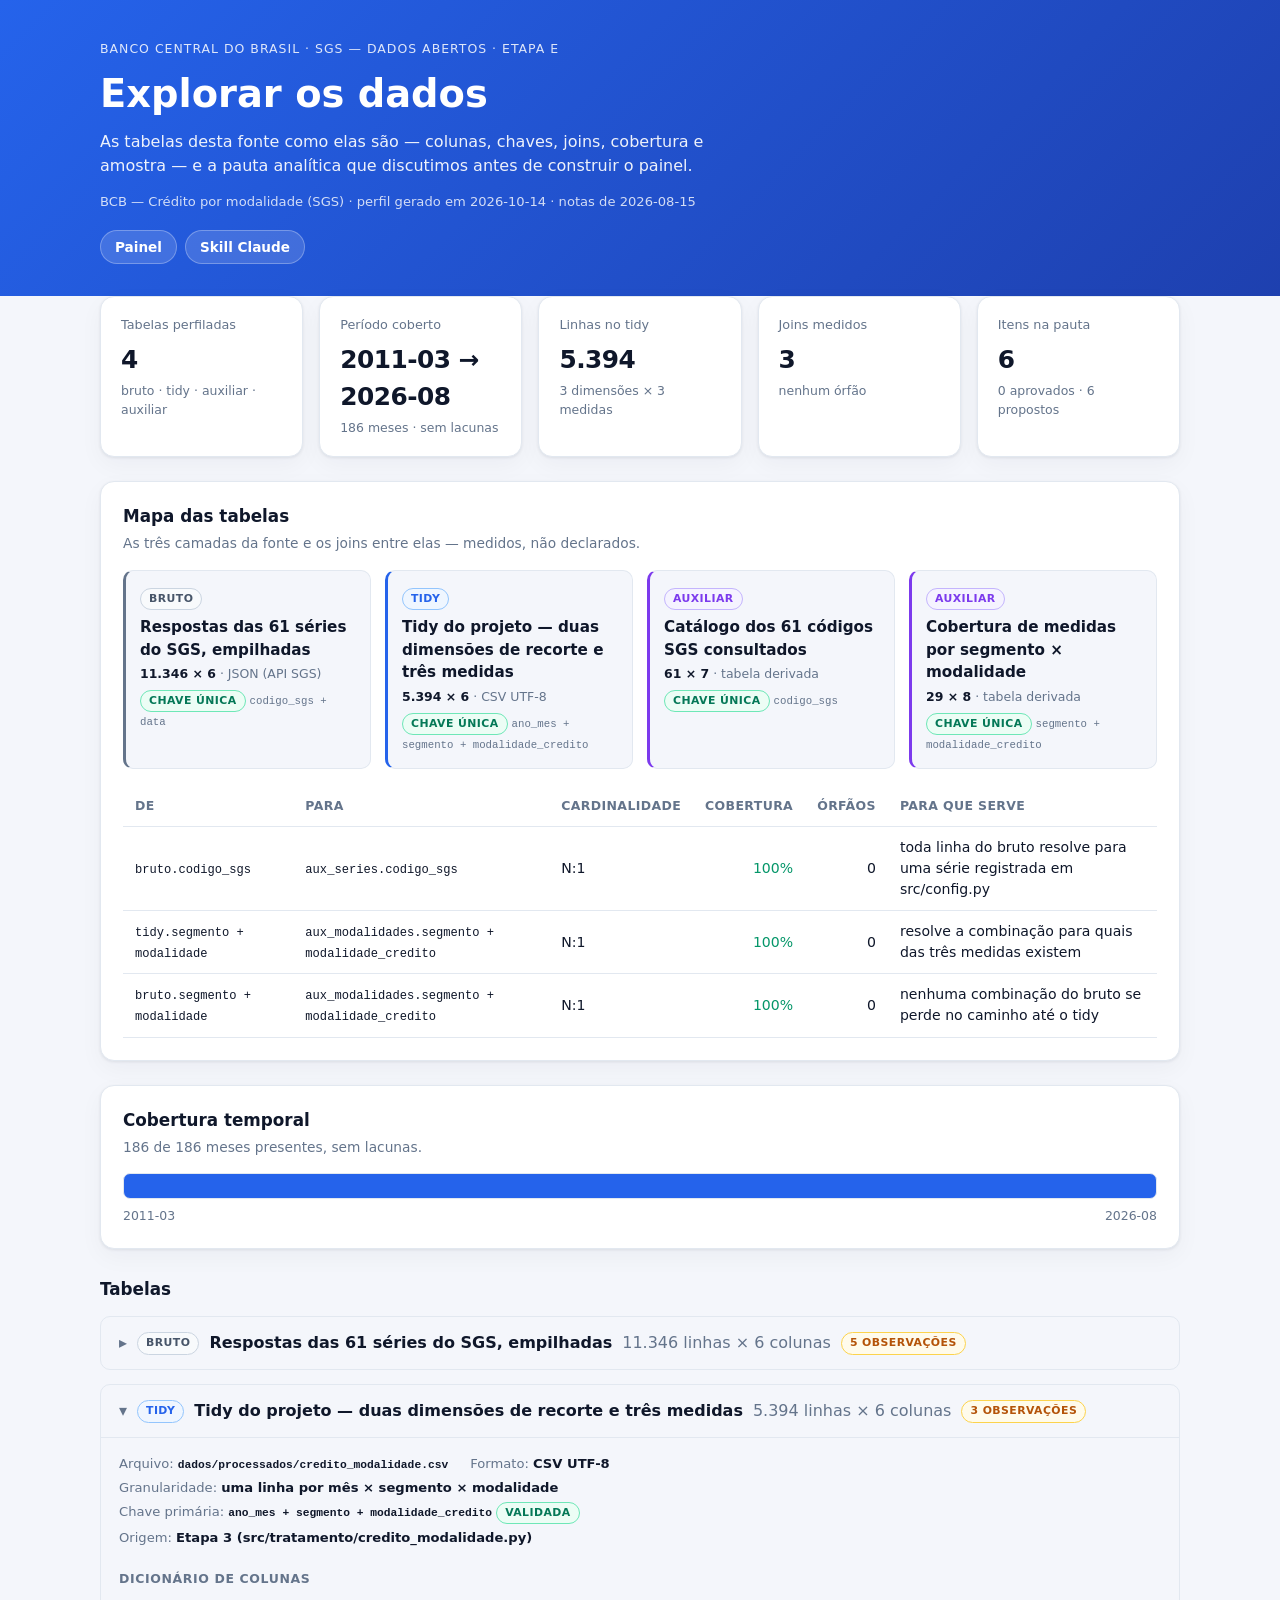
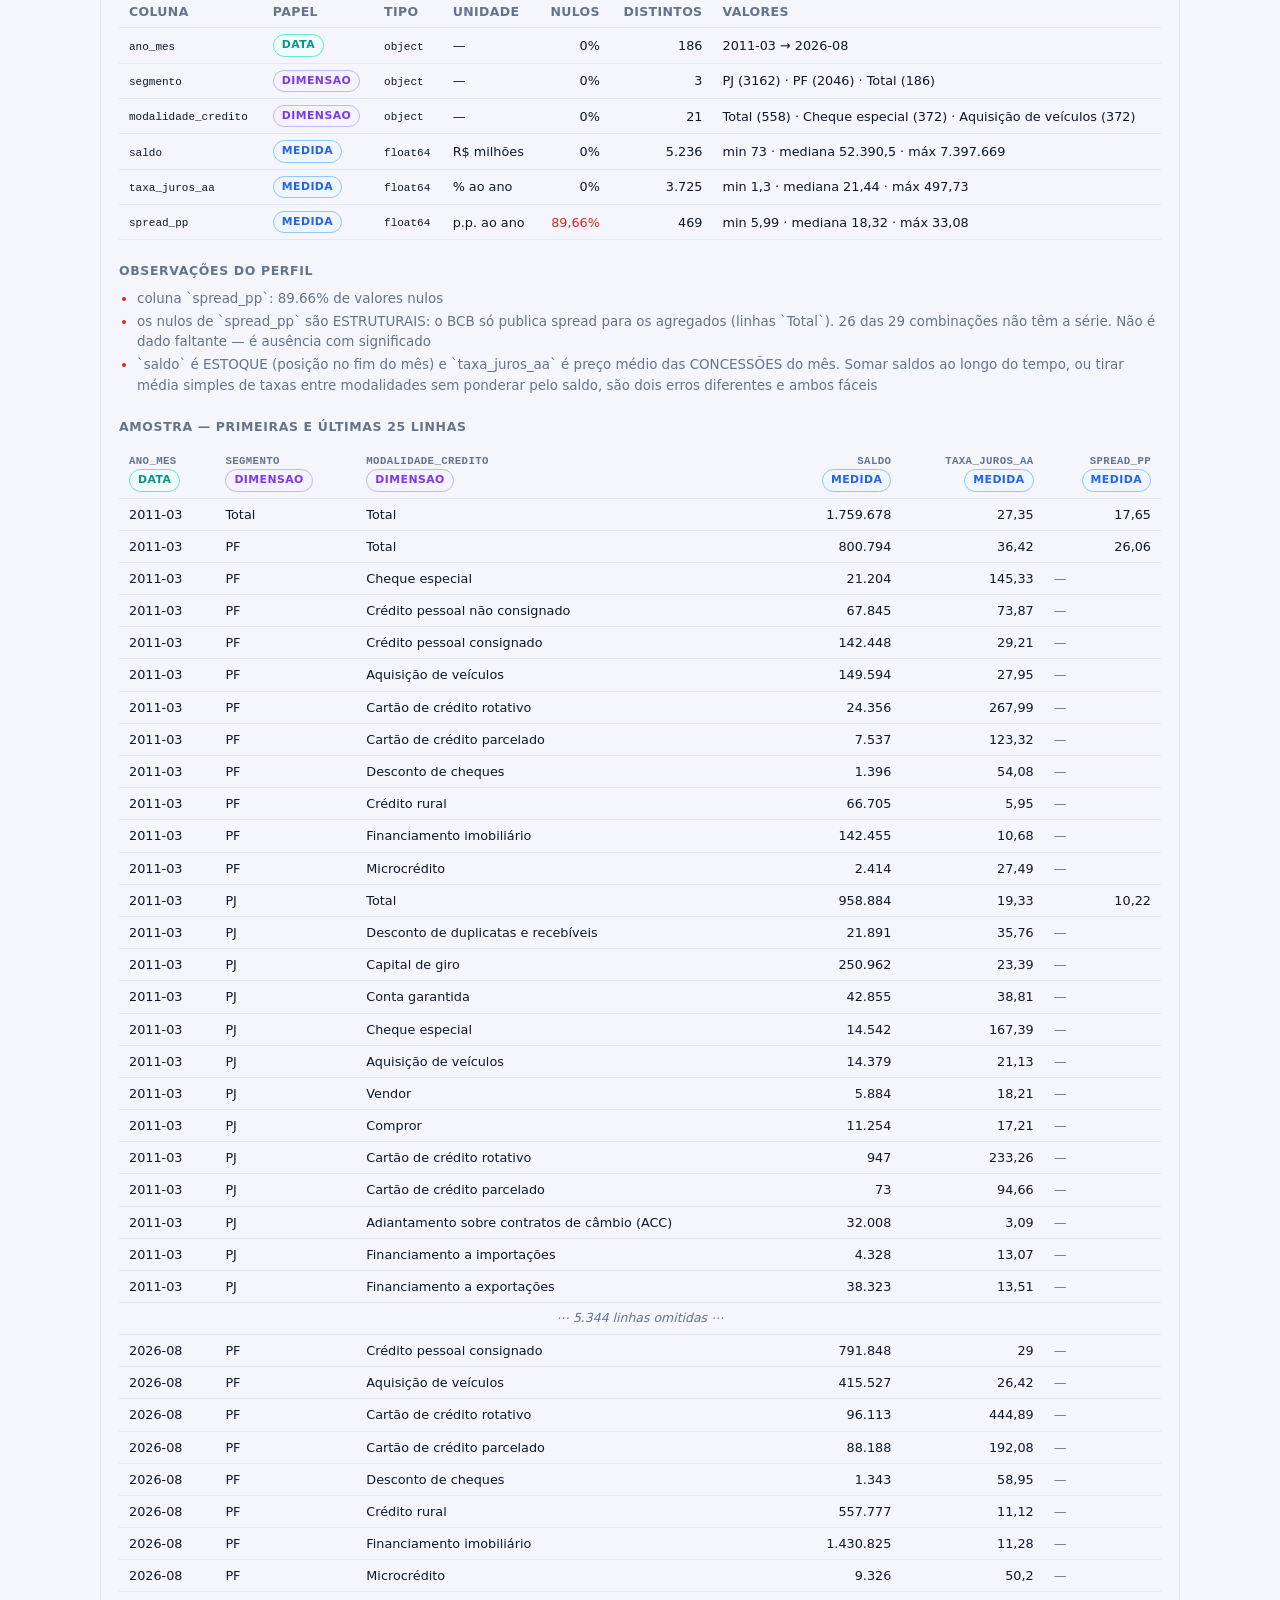
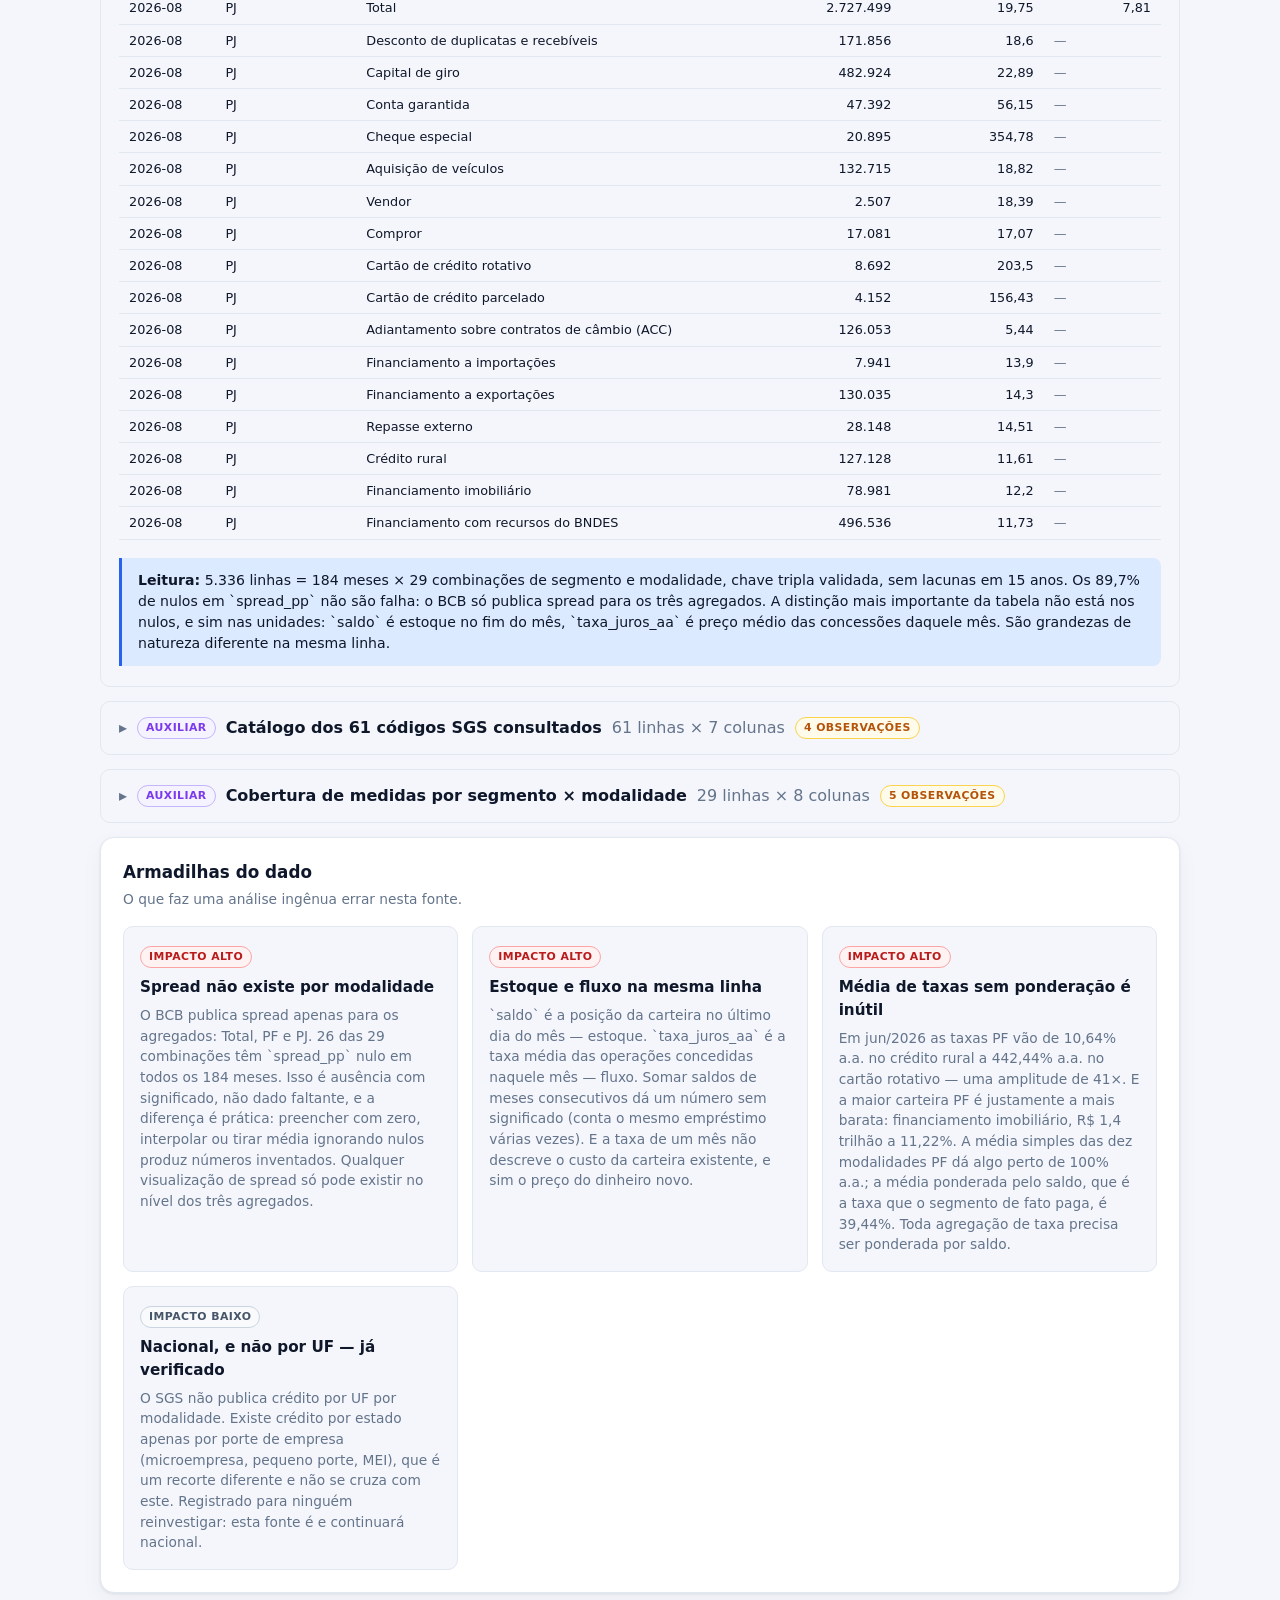
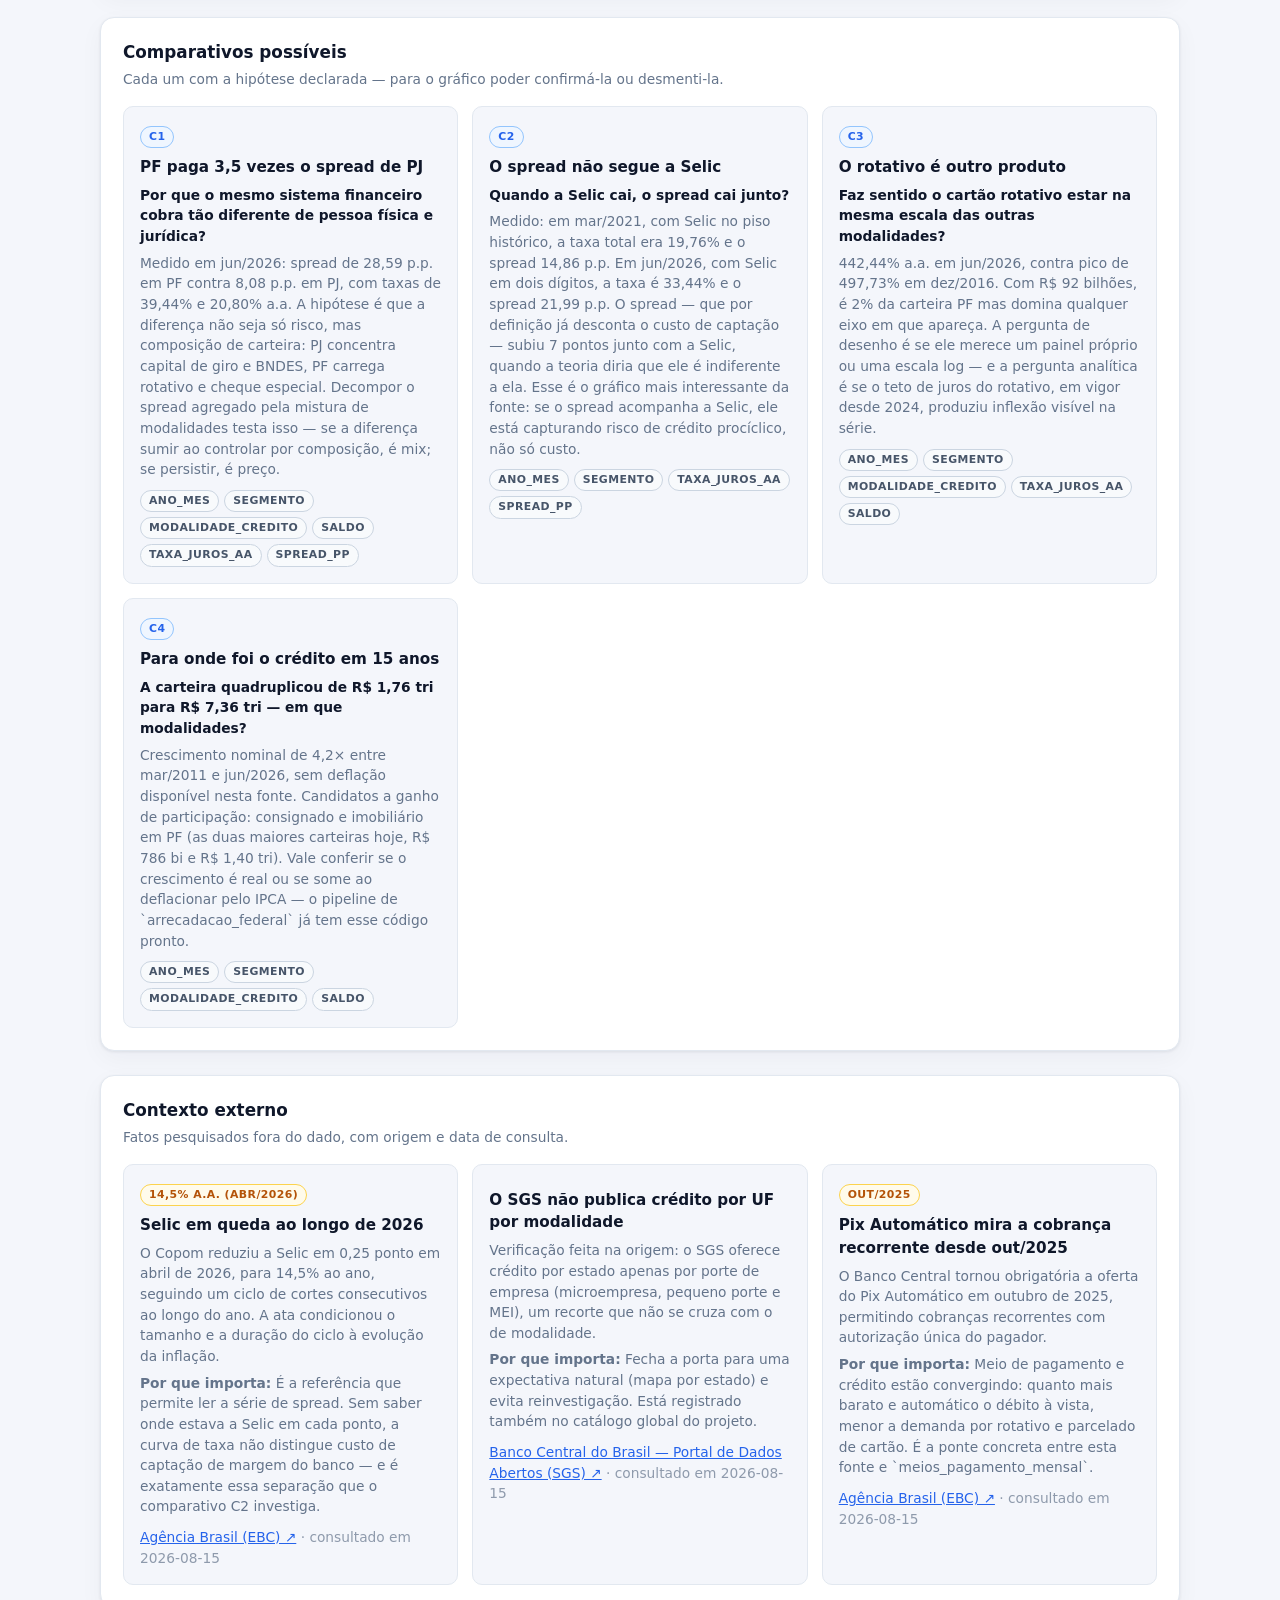
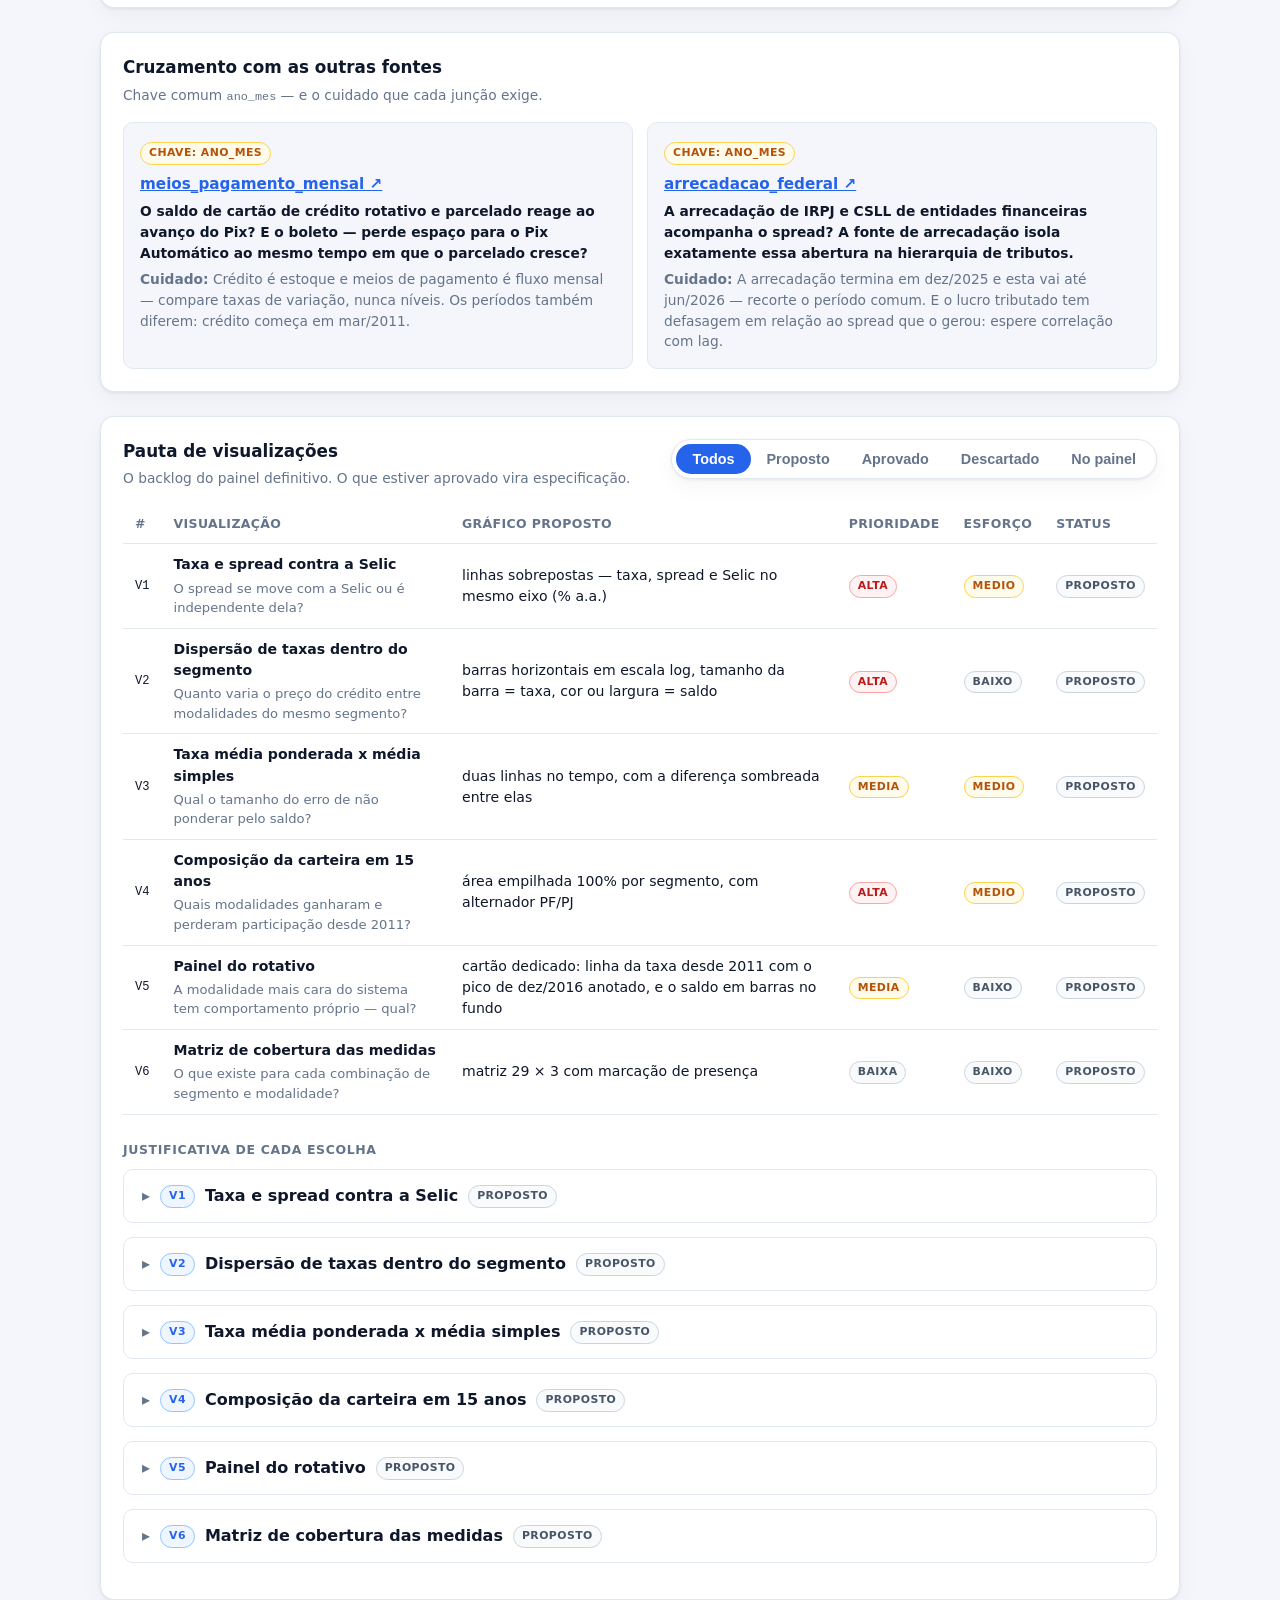
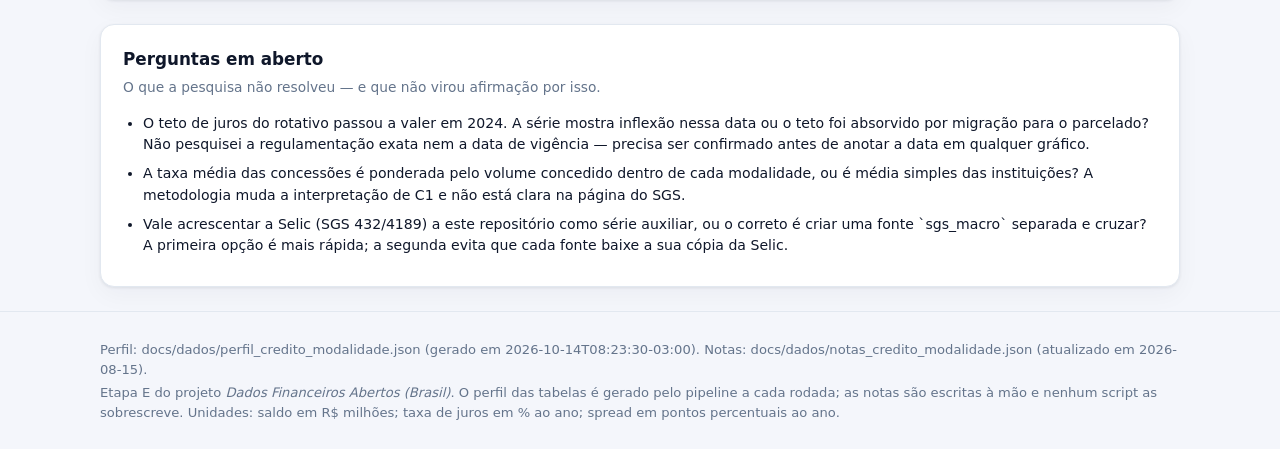
<file: docs/explorar.html>
<!DOCTYPE html>
<html lang="pt-BR">
<head>
  <meta charset="UTF-8" />
  <meta name="viewport" content="width=device-width, initial-scale=1.0" />
  <title>Crédito por modalidade — Explorar os dados</title>
  <link rel="stylesheet" href="css/estilo.css" />
  <script>window.goatcounter = { path: (p) => "/fonte-credito-modalidade" + p };</script>
  <script data-goatcounter="https://gfvdata.goatcounter.com/count" async src="//gc.zgo.at/count.js"></script>
</head>
<body data-slug="credito_modalidade">
  <header class="cabecalho">
    <div class="conteiner">
      <p class="sobrelinha">Banco Central do Brasil · SGS — Dados Abertos · Etapa E</p>
      <h1>Explorar os dados</h1>
      <p class="subtitulo">As tabelas desta fonte como elas são — colunas, chaves, joins,
        cobertura e amostra — e a pauta analítica que discutimos antes de construir o painel.</p>
      <p class="meta-info" id="meta-info">Carregando…</p>
      <nav class="nav-paineis" aria-label="Painéis do projeto">
        <a href="index.html">Painel</a>
        <a href="skill.html">Skill Claude</a>
      </nav>
    </div>
  </header>

  <main class="conteiner">
    <div id="erro" hidden></div>

    <section class="kpis" id="resumo" aria-label="Resumo da fonte"></section>

    <section class="cartao" id="sec-mapa" hidden>
      <h2>Mapa das tabelas</h2>
      <p class="cartao-desc">As três camadas da fonte e os joins entre elas — medidos, não declarados.</p>
      <div class="mapa-tabelas" id="mapa"></div>
      <div class="tabela-wrap">
        <table class="tabela" id="tabela-relacionamentos">
          <thead>
            <tr>
              <th>De</th><th>Para</th><th>Cardinalidade</th>
              <th class="num">Cobertura</th><th class="num">Órfãos</th><th>Para que serve</th>
            </tr>
          </thead>
          <tbody></tbody>
        </table>
      </div>
    </section>

    <section class="cartao" id="sec-cobertura" hidden>
      <h2>Cobertura temporal</h2>
      <p class="cartao-desc" id="cobertura-desc"></p>
      <div class="barra-cobertura" id="barra-cobertura"></div>
      <div class="cobertura-extremos"><span id="cob-inicio"></span><span id="cob-fim"></span></div>
    </section>

    <section id="sec-tabelas">
      <h2 style="margin:28px 0 14px;font-size:1.05rem;">Tabelas</h2>
      <div id="tabelas"></div>
    </section>

    <section class="cartao" id="sec-armadilhas" hidden>
      <h2>Armadilhas do dado</h2>
      <p class="cartao-desc">O que faz uma análise ingênua errar nesta fonte.</p>
      <div class="grade-cartoes" id="armadilhas"></div>
    </section>

    <section class="cartao" id="sec-comparativos" hidden>
      <h2>Comparativos possíveis</h2>
      <p class="cartao-desc">Cada um com a hipótese declarada — para o gráfico poder confirmá-la ou desmenti-la.</p>
      <div class="grade-cartoes" id="comparativos"></div>
    </section>

    <section class="cartao" id="sec-contexto" hidden>
      <h2>Contexto externo</h2>
      <p class="cartao-desc">Fatos pesquisados fora do dado, com origem e data de consulta.</p>
      <div class="grade-cartoes" id="contexto"></div>
    </section>

    <section class="cartao" id="sec-cruzamentos" hidden>
      <h2>Cruzamento com as outras fontes</h2>
      <p class="cartao-desc">Chave comum <span class="mono">ano_mes</span> — e o cuidado que cada junção exige.</p>
      <div class="grade-cartoes" id="cruzamentos"></div>
    </section>

    <section class="cartao" id="sec-pauta" hidden>
      <div class="cartao-cabecalho">
        <div class="cartao-titulo">
          <h2>Pauta de visualizações</h2>
          <p class="cartao-desc">O backlog do painel definitivo. O que estiver aprovado vira especificação.</p>
        </div>
        <div class="alternador" id="filtro-pauta" role="tablist" aria-label="Filtrar por status">
          <button class="alt-btn ativo" data-status="todos" role="tab">Todos</button>
          <button class="alt-btn" data-status="proposto" role="tab">Proposto</button>
          <button class="alt-btn" data-status="aprovado" role="tab">Aprovado</button>
          <button class="alt-btn" data-status="descartado" role="tab">Descartado</button>
          <button class="alt-btn" data-status="no_painel" role="tab">No painel</button>
        </div>
      </div>
      <div class="tabela-wrap">
        <table class="tabela" id="tabela-pauta">
          <thead>
            <tr>
              <th>#</th><th>Visualização</th><th>Gráfico proposto</th>
              <th>Prioridade</th><th>Esforço</th><th>Status</th>
            </tr>
          </thead>
          <tbody></tbody>
        </table>
      </div>
      <div id="pauta-justificativas"></div>
    </section>

    <section class="cartao" id="sec-perguntas" hidden>
      <h2>Perguntas em aberto</h2>
      <p class="cartao-desc">O que a pesquisa não resolveu — e que não virou afirmação por isso.</p>
      <ul class="lista-simples" id="perguntas"></ul>
    </section>
  </main>

  <footer class="rodape">
    <div class="conteiner">
      <p id="rodape-perfil"></p>
      <p class="rodape-obs">Etapa E do projeto <em>Dados Financeiros Abertos (Brasil)</em>.
        O perfil das tabelas é gerado pelo pipeline a cada rodada; as notas são escritas à mão e
        nenhum script as sobrescreve. Unidades: saldo em R$ milhões; taxa de juros em % ao ano; spread em pontos percentuais ao ano.</p>
    </div>
  </footer>

  <script src="js/explorar.js"></script>
</body>
</html>
</file>
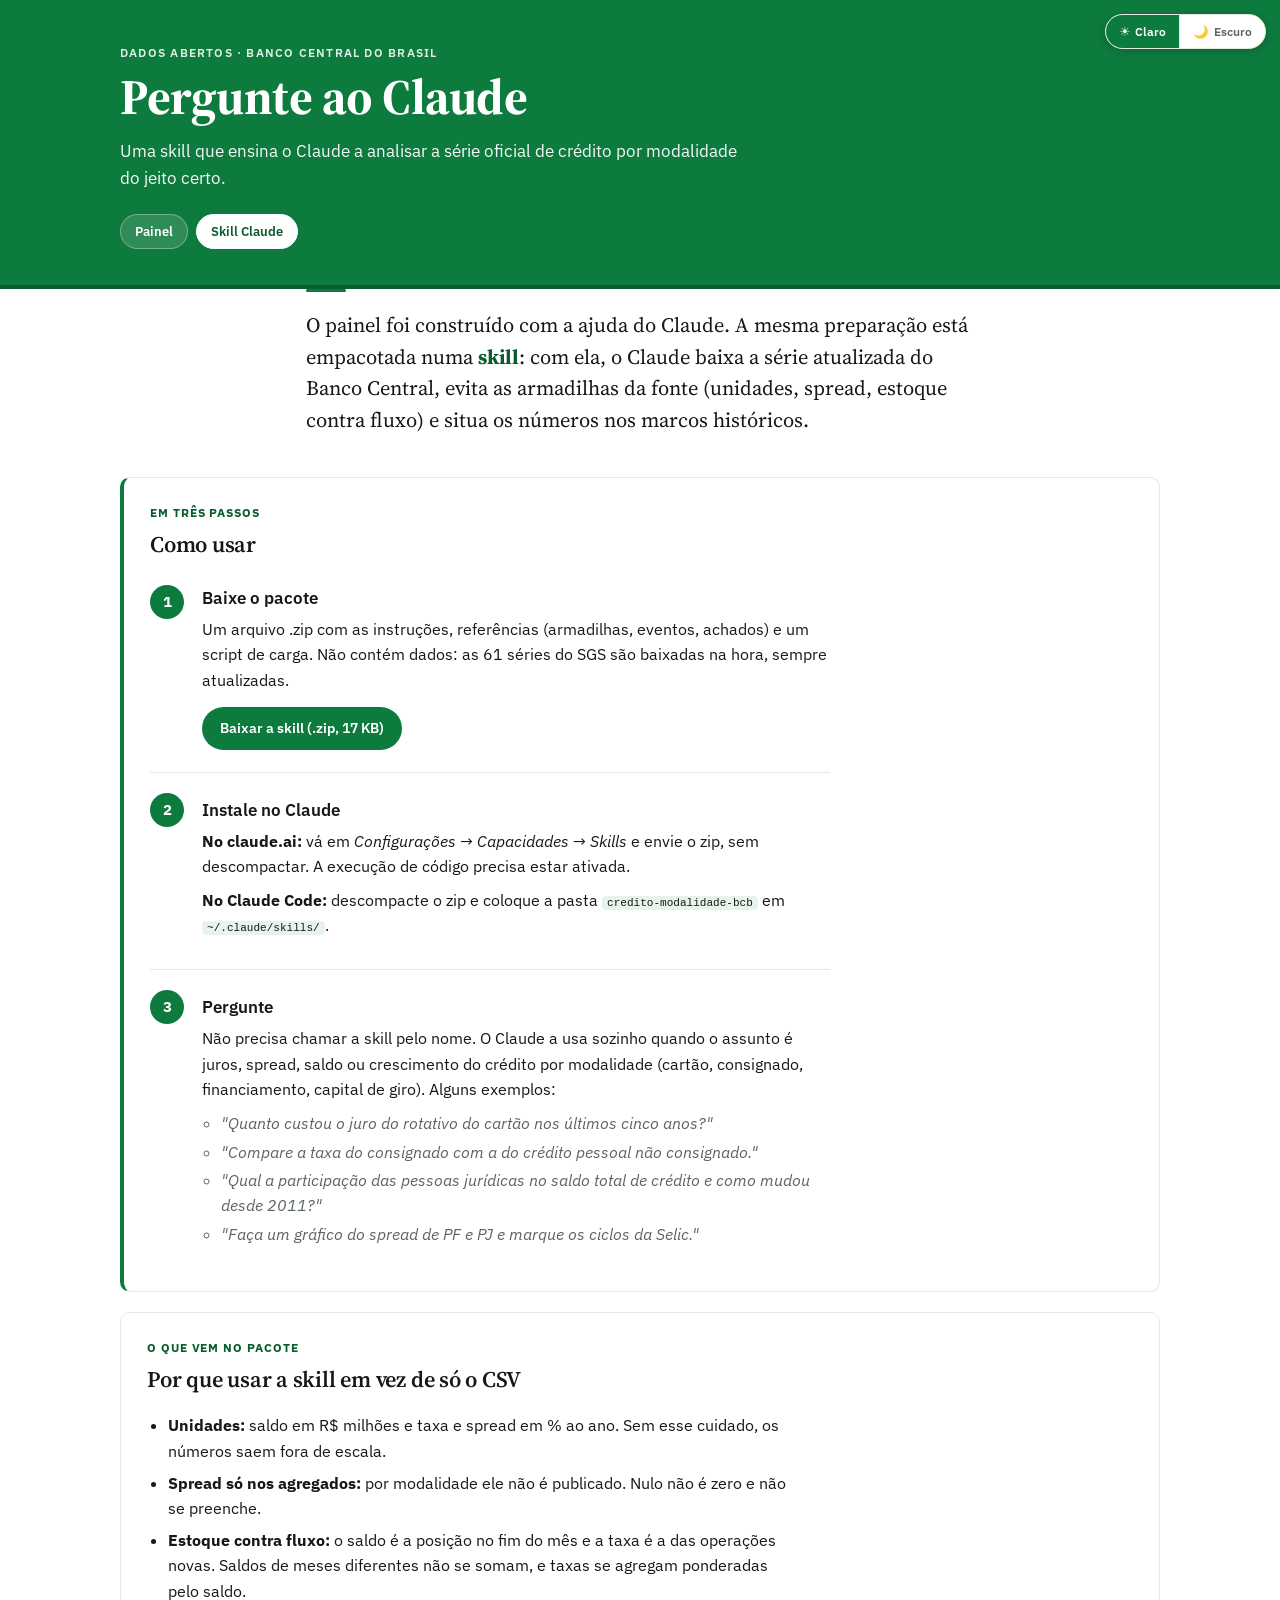
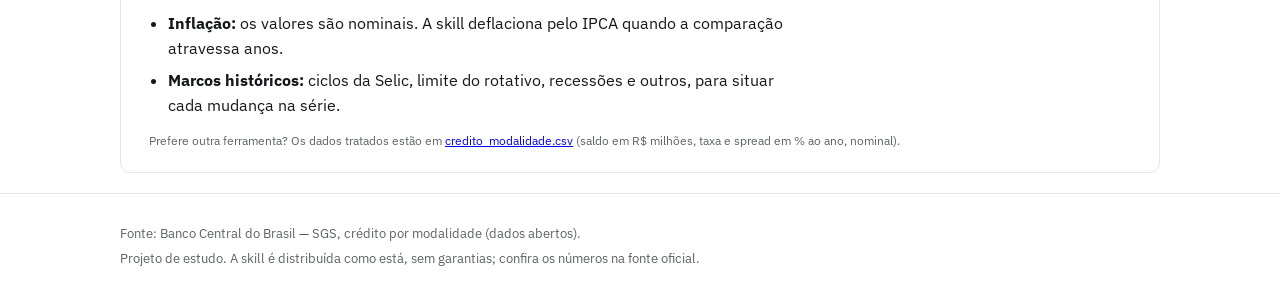
<file: docs/skill.html>
<!DOCTYPE html>
<html lang="pt-BR">
<head>
  <meta charset="UTF-8" />
  <meta name="viewport" content="width=device-width, initial-scale=1.0" />
  <title>Skill Claude · Crédito por modalidade no Brasil</title>
  <link rel="preconnect" href="https://fonts.googleapis.com" />
  <link rel="preconnect" href="https://fonts.gstatic.com" crossorigin />
  <link href="https://fonts.googleapis.com/css2?family=Source+Serif+4:opsz,wght@8..60,400;8..60,600;8..60,700&family=IBM+Plex+Sans:wght@400;500;600;700&display=swap" rel="stylesheet" />
  <link rel="stylesheet" href="css/estilo-v2.css" />
  <script>try{var t=localStorage.getItem("tema-v2");if(t==="dark"||t==="light")document.documentElement.setAttribute("data-theme",t);}catch(e){}</script>
  <script>window.goatcounter = { path: (p) => "/fonte-credito-modalidade" + p };</script>
  <script data-goatcounter="https://gfvdata.goatcounter.com/count" async src="//gc.zgo.at/count.js"></script>
</head>
<body>
  <div class="tema-switch-v2" id="tema-switch-v2" role="group" aria-label="Tema da página">
    <button type="button" class="tema-switch-v2__btn" data-tema="light" aria-pressed="false">
      <span aria-hidden="true">☀️</span><span class="tema-switch-v2__label">Claro</span>
    </button>
    <button type="button" class="tema-switch-v2__btn" data-tema="dark" aria-pressed="false">
      <span aria-hidden="true">🌙</span><span class="tema-switch-v2__label">Escuro</span>
    </button>
  </div>

  <header class="cabecalho-v2">
    <div class="conteiner">
      <p class="sobrelinha">Dados Abertos · Banco Central do Brasil</p>
      <h1>Pergunte ao Claude</h1>
      <p class="subtitulo">Uma skill que ensina o Claude a analisar a série oficial de crédito por modalidade do jeito certo.</p>
      <nav class="nav-paineis" aria-label="Painéis do projeto">
        <a href="index.html">Painel</a>
        <a href="skill.html" aria-current="page">Skill Claude</a>
      </nav>
    </div>
  </header>

  <main class="conteiner">

    <section class="narrativa narrativa-abertura">
      <p>O painel foi construído com a ajuda do Claude. A mesma preparação está empacotada numa <strong>skill</strong>: com ela, o Claude baixa a série atualizada do Banco Central, evita as armadilhas da fonte (unidades, spread, estoque contra fluxo) e situa os números nos marcos históricos.</p>
    </section>

    <article class="cartao-v2 cartao-ia">
      <p class="rotulo-secao">Em três passos</p>
      <h2>Como usar</h2>

      <ol class="passos-skill">
        <li>
          <h3>Baixe o pacote</h3>
          <p>Um arquivo .zip com as instruções, referências (armadilhas, eventos, achados) e um script de carga. Não contém dados: as 61 séries do SGS são baixadas na hora, sempre atualizadas.</p>
          <a class="botao-download" href="skill/credito-modalidade-bcb.zip" download>Baixar a skill (.zip, 17 KB)</a>
        </li>
        <li>
          <h3>Instale no Claude</h3>
          <p><strong>No claude.ai:</strong> vá em <em>Configurações → Capacidades → Skills</em> e envie o zip, sem descompactar. A execução de código precisa estar ativada.</p>
          <p><strong>No Claude Code:</strong> descompacte o zip e coloque a pasta <code>credito-modalidade-bcb</code> em <code>~/.claude/skills/</code>.</p>
        </li>
        <li>
          <h3>Pergunte</h3>
          <p>Não precisa chamar a skill pelo nome. O Claude a usa sozinho quando o assunto é juros, spread, saldo ou crescimento do crédito por modalidade (cartão, consignado, financiamento, capital de giro). Alguns exemplos:</p>
          <ul class="exemplos-skill">
            <li>"Quanto custou o juro do rotativo do cartão nos últimos cinco anos?"</li>
            <li>"Compare a taxa do consignado com a do crédito pessoal não consignado."</li>
            <li>"Qual a participação das pessoas jurídicas no saldo total de crédito e como mudou desde 2011?"</li>
            <li>"Faça um gráfico do spread de PF e PJ e marque os ciclos da Selic."</li>
          </ul>
        </li>
      </ol>
    </article>

    <article class="cartao-v2">
      <p class="rotulo-secao">O que vem no pacote</p>
      <h2>Por que usar a skill em vez de só o CSV</h2>
      <ul class="passos-ia">
        <li><strong>Unidades:</strong> saldo em R$ milhões e taxa e spread em % ao ano. Sem esse cuidado, os números saem fora de escala.</li>
        <li><strong>Spread só nos agregados:</strong> por modalidade ele não é publicado. Nulo não é zero e não se preenche.</li>
        <li><strong>Estoque contra fluxo:</strong> o saldo é a posição no fim do mês e a taxa é a das operações novas. Saldos de meses diferentes não se somam, e taxas se agregam ponderadas pelo saldo.</li>
        <li><strong>Inflação:</strong> os valores são nominais. A skill deflaciona pelo IPCA quando a comparação atravessa anos.</li>
        <li><strong>Marcos históricos:</strong> ciclos da Selic, limite do rotativo, recessões e outros, para situar cada mudança na série.</li>
      </ul>
      <p class="legenda-nota">Prefere outra ferramenta? Os dados tratados estão em <a href="dados/credito_modalidade.csv" download>credito_modalidade.csv</a> (saldo em R$ milhões, taxa e spread em % ao ano, nominal).</p>
    </article>

  </main>

  <footer class="rodape-v2">
    <div class="conteiner">
      <p>Fonte: Banco Central do Brasil — SGS, crédito por modalidade (dados abertos).</p>
      <p class="rodape-obs">Projeto de estudo. A skill é distribuída como está, sem garantias; confira os números na fonte oficial.</p>
    </div>
  </footer>

  <script>
    (function () {
      var raiz = document.documentElement;
      var midia = window.matchMedia("(prefers-color-scheme: dark)");
      function efetivo() {
        var attr = raiz.getAttribute("data-theme");
        return attr === "dark" || attr === "light" ? attr : (midia.matches ? "dark" : "light");
      }
      function sincronizar() {
        var tema = efetivo();
        document.querySelectorAll("#tema-switch-v2 .tema-switch-v2__btn").forEach(function (botao) {
          var ativo = botao.dataset.tema === tema;
          botao.classList.toggle("tema-switch-v2__btn--ativo", ativo);
          botao.setAttribute("aria-pressed", ativo ? "true" : "false");
        });
      }
      document.querySelectorAll("#tema-switch-v2 .tema-switch-v2__btn").forEach(function (botao) {
        botao.addEventListener("click", function () {
          raiz.setAttribute("data-theme", botao.dataset.tema);
          try { localStorage.setItem("tema-v2", botao.dataset.tema); } catch (e) { /* storage bloqueado */ }
          sincronizar();
        });
      });
      midia.addEventListener("change", function () { if (!raiz.getAttribute("data-theme")) sincronizar(); });
      sincronizar();
    })();
  </script>
</body>
</html>
</file>
<file: docs/css/estilo.css>
/* ===== Painéis de dados financeiros abertos — Etapa 6 =====
   Folha compartilhada por todas as páginas (index.html, arrecadacao-federal.html). */
:root {
  --bg: #f4f6fb;
  --superficie: #ffffff;
  --borda: #e2e8f0;
  --texto: #0f172a;
  --texto-suave: #64748b;
  --acento: #2563eb;
  --acento-suave: #dbeafe;
  --positivo: #059669;
  --negativo: #dc2626;
  --sombra: 0 1px 3px rgba(15, 23, 42, .08), 0 8px 24px rgba(15, 23, 42, .04);
  --raio: 14px;

  /* Paleta categórica das formas de pagamento */
  --c-pix: #0ea5a4;
  --c-ted: #2563eb;
  --c-boleto: #f59e0b;
  --c-cheque: #8b5cf6;
  --c-tec: #ec4899;
  --c-doc: #94a3b8;
}

@media (prefers-color-scheme: dark) {
  :root {
    --bg: #0b1120;
    --superficie: #131c31;
    --borda: #24304a;
    --texto: #e8edf7;
    --texto-suave: #93a1bd;
    --acento: #60a5fa;
    --acento-suave: #1e3a5f;
    --sombra: 0 1px 3px rgba(0, 0, 0, .3), 0 8px 24px rgba(0, 0, 0, .25);
  }
}

* { box-sizing: border-box; }

body {
  margin: 0;
  font-family: system-ui, -apple-system, "Segoe UI", Roboto, Helvetica, Arial, sans-serif;
  background: var(--bg);
  color: var(--texto);
  line-height: 1.5;
}

.conteiner { width: 100%; max-width: 1120px; margin: 0 auto; padding: 0 20px; }

/* Cabeçalho */
.cabecalho {
  background: linear-gradient(135deg, var(--acento), #1e40af);
  color: #fff;
  padding: 40px 0 32px;
}
.cabecalho .sobrelinha {
  text-transform: uppercase; letter-spacing: .08em; font-size: .78rem;
  opacity: .85; margin: 0 0 6px;
}
.cabecalho h1 { margin: 0; font-size: clamp(1.6rem, 4vw, 2.4rem); font-weight: 700; }
.cabecalho .subtitulo { margin: 8px 0 0; opacity: .92; max-width: 60ch; }
.cabecalho .meta-info { margin: 14px 0 0; font-size: .82rem; opacity: .8; }

/* Navegação entre os painéis */
.nav-paineis { display: flex; flex-wrap: wrap; gap: 8px; margin: 18px 0 0; }
.nav-paineis a {
  color: #fff; text-decoration: none; font-size: .85rem; font-weight: 600;
  padding: 6px 14px; border-radius: 999px;
  background: rgba(255, 255, 255, .14); border: 1px solid rgba(255, 255, 255, .28);
  transition: background .15s ease;
}
.nav-paineis a:hover { background: rgba(255, 255, 255, .26); }
.nav-paineis a[aria-current="page"] { background: #fff; color: var(--acento); border-color: #fff; }

main { padding: 24px 0 48px; }

/* Controles */
.controles { display: flex; align-items: center; gap: 12px; margin: 8px 0 20px; flex-wrap: wrap; }
.controles + .controles { margin-top: -8px; }
.controles-rotulo { color: var(--texto-suave); font-size: .9rem; font-weight: 500; }
.alternador {
  display: inline-flex; background: var(--superficie);
  border: 1px solid var(--borda); border-radius: 999px; padding: 4px; box-shadow: var(--sombra);
}
.alt-btn {
  border: 0; background: transparent; color: var(--texto-suave);
  padding: 7px 16px; border-radius: 999px; cursor: pointer; font-size: .9rem; font-weight: 600;
  transition: all .15s ease;
}
.alt-btn.ativo { background: var(--acento); color: #fff; }

/* KPIs */
.kpis {
  display: grid; grid-template-columns: repeat(auto-fit, minmax(190px, 1fr));
  gap: 16px; margin-bottom: 24px;
}
.kpi {
  background: var(--superficie); border: 1px solid var(--borda);
  border-radius: var(--raio); padding: 18px 20px; box-shadow: var(--sombra);
}
.kpi .rotulo { font-size: .8rem; color: var(--texto-suave); margin: 0 0 6px; }
.kpi .valor { font-size: 1.55rem; font-weight: 700; margin: 0; letter-spacing: -.02em; }
.kpi .apoio { font-size: .78rem; color: var(--texto-suave); margin: 4px 0 0; }
.kpi .apoio.pos { color: var(--positivo); }
.kpi .apoio.neg { color: var(--negativo); }

/* Cartões e gráficos */
.cartao {
  background: var(--superficie); border: 1px solid var(--borda);
  border-radius: var(--raio); padding: 22px; box-shadow: var(--sombra); margin-bottom: 24px;
}
.cartao h2 { margin: 0; font-size: 1.05rem; }
.cartao-desc { margin: 4px 0 16px; color: var(--texto-suave); font-size: .86rem; }

/* Cabeçalho de cartão com filtro de período */
.cartao-cabecalho {
  display: flex; justify-content: space-between; align-items: flex-start;
  gap: 16px; flex-wrap: wrap; margin-bottom: 16px;
}
.cartao-titulo { min-width: 0; flex: 1 1 260px; }
.cartao-cabecalho .cartao-desc { margin: 4px 0 0; }
.filtro-periodo { display: flex; gap: 10px; flex-shrink: 0; }
.filtro-campo {
  display: flex; flex-direction: column; gap: 4px;
  font-size: .7rem; font-weight: 600; color: var(--texto-suave);
  text-transform: uppercase; letter-spacing: .04em;
}
.sel-mes {
  font: inherit; font-size: .85rem; font-weight: 500;
  text-transform: none; letter-spacing: normal;
  color: var(--texto); background: var(--bg);
  border: 1px solid var(--borda); border-radius: 8px;
  padding: 6px 10px; cursor: pointer; min-width: 92px;
}
.sel-mes:hover { border-color: var(--acento); }
.sel-mes:focus-visible { outline: 2px solid var(--acento); outline-offset: 1px; }
.graficos {
  display: grid; grid-template-columns: 2fr 1fr; gap: 24px; margin-bottom: 24px;
}
.graficos .cartao { margin-bottom: 0; }
.canvas-wrap { position: relative; height: 340px; }
.grafico-grande .canvas-wrap { height: 360px; }
/* Barras horizontais com muitas categorias (ex.: taxa por modalidade de crédito). */
.canvas-alto { height: 480px; }

/* Tabelas */
.tabela-wrap { overflow-x: auto; }
.tabela { width: 100%; border-collapse: collapse; font-size: .88rem; min-width: 560px; }
.tabela th, .tabela td { padding: 10px 12px; text-align: left; border-bottom: 1px solid var(--borda); }
.tabela th { color: var(--texto-suave); font-weight: 600; font-size: .78rem; text-transform: uppercase; letter-spacing: .03em; }
.tabela td.num, .tabela th.num { text-align: right; font-variant-numeric: tabular-nums; }
.tabela tbody tr:hover { background: var(--acento-suave); }
.pilula { display: inline-flex; align-items: center; gap: 7px; font-weight: 600; }
.ponto { width: 10px; height: 10px; border-radius: 50%; display: inline-block; }
.pos { color: var(--positivo); }
.neg { color: var(--negativo); }
.nulo { color: var(--texto-suave); }

/* Rodapé */
.rodape { border-top: 1px solid var(--borda); padding: 24px 0; color: var(--texto-suave); font-size: .82rem; }
.rodape p { margin: 4px 0; }

@media (max-width: 760px) {
  .graficos { grid-template-columns: 1fr; }
}

/* ===== Etapa E — página de exploração =====
   Anexado ao fim de propósito: nada acima desta linha é editado pela Etapa E. */

.nav-sep {
  width: 1px; align-self: stretch; margin: 2px 4px;
  background: rgba(255, 255, 255, .32);
}

/* Selos ---------------------------------------------------------------- */
.selo {
  display: inline-block; font-size: .68rem; font-weight: 700;
  letter-spacing: .04em; text-transform: uppercase;
  padding: 2px 8px; border-radius: 999px; white-space: nowrap;
  border: 1px solid var(--borda); background: var(--bg); color: var(--texto-suave);
}
.selo-medida       { color: #2563eb; border-color: #93c5fd; background: #eff6ff; }
.selo-dimensao     { color: #7c3aed; border-color: #c4b5fd; background: #f5f3ff; }
.selo-data         { color: #0d9488; border-color: #5eead4; background: #f0fdfa; }
.selo-chave        { color: #b45309; border-color: #fcd34d; background: #fffbeb; }
.selo-texto        { color: #475569; border-color: #cbd5e1; background: #f8fafc; }
.selo-nao_declarado{ color: #b91c1c; border-color: #fca5a5; background: #fef2f2; }
.selo-ok           { color: #047857; border-color: #6ee7b7; background: #ecfdf5; }
.selo-erro         { color: #b91c1c; border-color: #fca5a5; background: #fef2f2; }

.selo-proposto  { color: #475569; border-color: #cbd5e1; background: #f8fafc; }
.selo-aprovado  { color: #047857; border-color: #6ee7b7; background: #ecfdf5; }
.selo-descartado{ color: #b91c1c; border-color: #fca5a5; background: #fef2f2; }
.selo-no_painel { color: #7c3aed; border-color: #c4b5fd; background: #f5f3ff; }

.selo-alto, .selo-alta   { color: #b91c1c; border-color: #fca5a5; background: #fef2f2; }
.selo-medio, .selo-media { color: #b45309; border-color: #fcd34d; background: #fffbeb; }
.selo-baixo, .selo-baixa { color: #475569; border-color: #cbd5e1; background: #f8fafc; }

@media (prefers-color-scheme: dark) {
  .selo-medida       { color: #93c5fd; border-color: #1e40af; background: #172554; }
  .selo-dimensao     { color: #c4b5fd; border-color: #5b21b6; background: #2e1065; }
  .selo-data         { color: #5eead4; border-color: #0f766e; background: #042f2e; }
  .selo-chave        { color: #fcd34d; border-color: #92400e; background: #2c1a05; }
  .selo-texto        { color: #cbd5e1; border-color: #334155; background: #1e293b; }
  .selo-nao_declarado{ color: #fca5a5; border-color: #991b1b; background: #2c0b0b; }
  .selo-ok           { color: #6ee7b7; border-color: #065f46; background: #052e26; }
  .selo-erro         { color: #fca5a5; border-color: #991b1b; background: #2c0b0b; }
  .selo-proposto     { color: #cbd5e1; border-color: #334155; background: #1e293b; }
  .selo-aprovado     { color: #6ee7b7; border-color: #065f46; background: #052e26; }
  .selo-descartado   { color: #fca5a5; border-color: #991b1b; background: #2c0b0b; }
  .selo-no_painel    { color: #c4b5fd; border-color: #5b21b6; background: #2e1065; }
  .selo-alto, .selo-alta { color: #fca5a5; border-color: #991b1b; background: #2c0b0b; }
  .selo-medio, .selo-media { color: #fcd34d; border-color: #92400e; background: #2c1a05; }
  .selo-baixo, .selo-baixa { color: #cbd5e1; border-color: #334155; background: #1e293b; }
}

/* Mapa das tabelas ------------------------------------------------------ */
.mapa-tabelas {
  display: grid; grid-template-columns: repeat(auto-fit, minmax(220px, 1fr));
  gap: 14px; margin-bottom: 18px;
}
.mapa-caixa {
  border: 1px solid var(--borda); border-radius: 10px; padding: 14px;
  background: var(--bg); border-left: 3px solid var(--acento);
}
.mapa-caixa.camada-bruto    { border-left-color: var(--texto-suave); }
.mapa-caixa.camada-tidy     { border-left-color: var(--acento); }
.mapa-caixa.camada-auxiliar { border-left-color: #7c3aed; }
.mapa-caixa h3 { margin: 6px 0 4px; font-size: .95rem; }
.mapa-caixa p  { margin: 0; font-size: .78rem; color: var(--texto-suave); }
.mapa-dim { font-variant-numeric: tabular-nums; font-weight: 600; color: var(--texto); }

/* Cobertura temporal ---------------------------------------------------- */
.barra-cobertura {
  display: flex; height: 26px; border-radius: 7px; overflow: hidden;
  border: 1px solid var(--borda); background: var(--acento); margin: 10px 0 8px;
}
.barra-cobertura .lacuna { background: var(--negativo); }
.cobertura-extremos {
  display: flex; justify-content: space-between;
  font-size: .78rem; color: var(--texto-suave); font-variant-numeric: tabular-nums;
}

/* Blocos de tabela ------------------------------------------------------ */
.bloco-tabela { border: 1px solid var(--borda); border-radius: 10px; margin-bottom: 14px; }
.bloco-tabela > summary {
  cursor: pointer; padding: 14px 18px; display: flex; align-items: center;
  gap: 10px; flex-wrap: wrap; font-weight: 600; list-style: none;
}
.bloco-tabela > summary::-webkit-details-marker { display: none; }
.bloco-tabela > summary::before { content: "▸"; color: var(--texto-suave); }
.bloco-tabela[open] > summary::before { content: "▾"; }
.bloco-tabela[open] > summary { border-bottom: 1px solid var(--borda); }
.bloco-corpo { padding: 16px 18px 20px; }
.bloco-corpo h4 {
  margin: 22px 0 8px; font-size: .78rem; text-transform: uppercase;
  letter-spacing: .05em; color: var(--texto-suave);
}
.bloco-corpo h4:first-child { margin-top: 0; }

.meta-linha {
  display: flex; flex-wrap: wrap; gap: 6px 22px;
  font-size: .82rem; color: var(--texto-suave); margin-bottom: 4px;
}
.meta-linha b { color: var(--texto); font-weight: 600; }
.mono { font-family: ui-monospace, "Cascadia Code", Consolas, monospace; font-size: .86em; }

.alertas { margin: 0; padding-left: 18px; font-size: .84rem; }
.alertas li { margin: 3px 0; color: var(--texto-suave); }
.alertas li::marker { color: var(--negativo); }

.tabela-densa { font-size: .8rem; min-width: 0; }
.tabela-densa th, .tabela-densa td { padding: 6px 10px; white-space: nowrap; }
.linha-omitida td {
  text-align: center; font-style: italic; font-size: .78rem;
  color: var(--texto-suave); background: var(--bg);
}
.nota-curada {
  border-left: 3px solid var(--acento); background: var(--acento-suave);
  padding: 12px 16px; border-radius: 0 8px 8px 0; font-size: .88rem; margin-top: 18px;
}
@media (prefers-color-scheme: dark) { .nota-curada { background: rgba(96, 165, 250, .1); } }

/* Cartões de conteúdo curado -------------------------------------------- */
.grade-cartoes {
  display: grid; grid-template-columns: repeat(auto-fit, minmax(280px, 1fr)); gap: 14px;
}
.mini-cartao {
  border: 1px solid var(--borda); border-radius: 10px; padding: 16px; background: var(--bg);
}
.mini-cartao h3 { margin: 8px 0 6px; font-size: .95rem; }
.mini-cartao p  { margin: 6px 0 0; font-size: .86rem; color: var(--texto-suave); }
.mini-cartao .pergunta { color: var(--texto); font-weight: 600; }
.mini-cartao a { color: var(--acento); }
.colunas-usadas { display: flex; flex-wrap: wrap; gap: 5px; margin-top: 10px; }

.lista-simples { margin: 0; padding-left: 20px; font-size: .88rem; }
.lista-simples li { margin: 8px 0; }

.pauta-descartado td { opacity: .55; }
.pauta-descartado .pauta-titulo { text-decoration: line-through; }
.pauta-titulo { font-weight: 600; }
.pauta-pergunta { display: block; font-size: .82rem; color: var(--texto-suave); margin-top: 3px; }

.aviso {
  border: 1px solid var(--borda); border-left: 3px solid var(--negativo);
  border-radius: 0 8px 8px 0; padding: 14px 16px; background: var(--superficie);
  font-size: .88rem;
}
</file>
<file: docs/css/estilo-v2.css>
/* ===== Crédito por modalidade — painel =====
   Mesmo tema editorial da v2 de fonte-meios-pagamento: header verde-bandeira,
   fundo branco, serifada nos títulos/narrativa, sans nos números/UI. A paleta
   categórica por modalidade (--s1..--s6, --s-outras) vive só aqui, já que é
   sempre aplicada via JS nos gráficos e pílulas (ver js/app-v2.js). */
:root {
  color-scheme: light;
  --bg: #ffffff;
  --superficie: #ffffff;
  --borda: #e4e7e2;
  --borda-forte: #14181a;
  --texto: #14181a;
  --texto-suave: #5b6460;
  --verde: #0d7a3e;
  --verde-escuro: #095c2f;
  --verde-suave: #e6f4ec;
  --positivo: #0d7a3e;
  --negativo: #b3261e;
  --raio: 10px;

  --s1: #2a78d6;
  --s2: #eb6834;
  --s3: #1baf7a;
  --s4: #eda100;
  --s5: #4a3aa7;
  --s-outras: #97a09a;
}

/* Tokens do tema escuro — aplicados pela preferência do sistema (a menos que o
   usuário force o claro com data-theme="light") ou pela escolha explícita
   data-theme="dark" (ver .tema-switch-v2 / js/app-v2.js). */
@media (prefers-color-scheme: dark) {
  :root:not([data-theme="light"]) {
    color-scheme: dark;
    --bg: #121513;
    --superficie: #191d1a;
    --borda: #2c322d;
    --borda-forte: #e8ece9;
    --texto: #e8ece9;
    --texto-suave: #a6ada7;
    --verde: #3fae72;
    --verde-escuro: #6ec99a;
    --verde-suave: #16281e;

    --s1: #3987e5;
    --s2: #d95926;
    --s3: #199e70;
    --s4: #c98500;
    --s5: #9085e9;
    --s-outras: #6b736d;
  }
}

:root[data-theme="dark"] {
  color-scheme: dark;
  --bg: #121513;
  --superficie: #191d1a;
  --borda: #2c322d;
  --borda-forte: #e8ece9;
  --texto: #e8ece9;
  --texto-suave: #a6ada7;
  --verde: #3fae72;
  --verde-escuro: #6ec99a;
  --verde-suave: #16281e;

  --s1: #3987e5;
  --s2: #d95926;
  --s3: #199e70;
  --s4: #c98500;
  --s5: #9085e9;
  --s-outras: #6b736d;
}

* { box-sizing: border-box; }

body {
  margin: 0;
  font-family: "IBM Plex Sans", system-ui, -apple-system, "Segoe UI", Roboto, Helvetica, Arial, sans-serif;
  background: var(--bg);
  color: var(--texto);
  line-height: 1.55;
}

h1, h2, .fonte-editorial { font-family: "Source Serif 4", Georgia, "Times New Roman", serif; }

.conteiner { width: 100%; max-width: 1080px; margin: 0 auto; padding: 0 20px; }

/* ---------- Cabeçalho ---------- */
.cabecalho-v2 {
  background: var(--verde);
  color: #fff;
  padding: 44px 0 36px;
  border-bottom: 4px solid var(--verde-escuro);
}
.cabecalho-v2 .sobrelinha {
  text-transform: uppercase; letter-spacing: .1em; font-size: .76rem;
  opacity: .88; margin: 0 0 8px; font-weight: 600;
}
.cabecalho-v2 h1 {
  margin: 0; font-size: clamp(2rem, 5vw, 3.1rem); font-weight: 700;
  line-height: 1.08; letter-spacing: -.01em;
}
.cabecalho-v2 .subtitulo {
  margin: 14px 0 0; opacity: .96; max-width: 62ch;
  font-size: 1.05rem; line-height: 1.6;
}
.cabecalho-v2 .nav-paineis { display: flex; flex-wrap: wrap; gap: 8px; margin: 22px 0 0; }
.cabecalho-v2 .nav-paineis a {
  color: #fff; text-decoration: none; font-size: .84rem; font-weight: 600;
  padding: 6px 14px; border-radius: 999px;
  background: rgba(255,255,255,.14); border: 1px solid rgba(255,255,255,.32);
  transition: background .15s ease;
}
.cabecalho-v2 .nav-paineis a:hover { background: rgba(255,255,255,.26); }
.cabecalho-v2 .nav-paineis a[aria-current="page"] { background: #fff; color: var(--verde-escuro); border-color: #fff; }
.cabecalho-v2 .nav-sep { width: 1px; align-self: stretch; margin: 2px 4px; background: rgba(255,255,255,.32); }

main { padding: 40px 0 56px; }

/* ---------- Controles globais (segmento) ---------- */
.controles-v2 {
  display: flex; align-items: center; gap: 10px; flex-wrap: wrap;
  max-width: 68ch; margin: 0 auto 34px; padding: 0 6px;
}
.controles-v2-rotulo { font-size: .78rem; font-weight: 600; color: var(--texto-suave); }

/* ---------- Narrativa ---------- */
.narrativa { max-width: 68ch; margin: 0 auto 40px; padding: 0 6px; }
.narrativa p {
  font-family: "Source Serif 4", Georgia, serif;
  font-size: 1.12rem; line-height: 1.55; color: var(--texto);
  margin: 0; font-weight: 400;
}
.narrativa p strong { font-weight: 700; color: var(--verde-escuro); }
.narrativa-abertura p { font-size: 1.28rem; }
.narrativa-abertura, .narrativa-fechamento { text-align: left; }
.narrativa::before {
  content: ""; display: block; width: 40px; height: 3px; background: var(--verde);
  margin: 0 0 18px; border-radius: 2px;
}

/* ---------- Cartões ---------- */
.cartao-v2 {
  background: var(--superficie); border: 1px solid var(--borda);
  border-radius: var(--raio); padding: 26px 26px 22px; margin-bottom: 20px;
}
.cartao-v2-cabecalho {
  display: flex; justify-content: space-between; align-items: flex-start;
  gap: 20px; flex-wrap: wrap; margin-bottom: 18px;
}
.rotulo-secao {
  font-size: .72rem; font-weight: 700; letter-spacing: .08em; text-transform: uppercase;
  color: var(--verde-escuro); margin: 0 0 6px;
}
.cartao-v2 h2 { margin: 0; font-size: 1.4rem; font-weight: 600; letter-spacing: -.01em; }
.cartao-v2-desc { margin: 6px 0 0; color: var(--texto-suave); font-size: .9rem; max-width: 56ch; }

/* ---------- Filtros (pílulas) ---------- */
.filtros-v2 { display: flex; flex-direction: column; gap: 8px; align-items: flex-end; flex-shrink: 0; }
.pilulas { display: inline-flex; flex-wrap: wrap; gap: 4px; background: var(--bg); border: 1px solid var(--borda); border-radius: 999px; padding: 3px; }
.pilula-btn {
  border: 0; background: transparent; color: var(--texto-suave);
  padding: 6px 13px; border-radius: 999px; cursor: pointer;
  font-size: .8rem; font-weight: 600; font-family: inherit;
  transition: all .15s ease; white-space: nowrap;
}
.pilula-btn:hover { color: var(--texto); }
.pilula-btn.ativo { background: var(--verde); color: #fff; }

/* ---------- Seletor "contar a história de" (linha do tempo) ---------- */
.foco-forma { display: flex; align-items: center; gap: 10px; flex-wrap: wrap; margin-bottom: 14px; }
.foco-forma-rotulo { font-size: .78rem; font-weight: 600; color: var(--texto-suave); }
.pilula-btn-forma { display: inline-flex; align-items: center; gap: 6px; }
.pilula-btn-forma .ponto-v2 { width: 8px; height: 8px; }

/* ---------- Eventos da linha do tempo ---------- */
.eventos-linha-tempo { margin-top: 18px; }
.eventos-linha-tempo:empty { margin-top: 0; }
.eventos-titulo { font-size: .78rem; font-weight: 700; letter-spacing: .04em; text-transform: uppercase; color: var(--verde-escuro); margin: 0 0 10px; }
.evento-item {
  display: flex; gap: 12px; padding: 10px 0; border-top: 1px solid var(--borda);
}
.evento-item:first-of-type { border-top: none; }
.evento-data {
  flex-shrink: 0; width: 64px; font-size: .78rem; font-weight: 700; color: var(--verde-escuro);
  font-family: "IBM Plex Sans", sans-serif;
}
.evento-corpo h4 { margin: 0 0 3px; font-size: .9rem; font-weight: 600; }
.evento-corpo p { margin: 0; font-size: .84rem; color: var(--texto-suave); line-height: 1.5; }
.evento-corpo a { color: var(--verde-escuro); font-size: .78rem; text-decoration: none; }
.evento-corpo a:hover { text-decoration: underline; }
.eventos-vazio { font-size: .84rem; color: var(--texto-suave); font-style: italic; }

.canvas-wrap-v2 { position: relative; height: 380px; }
.canvas-participacao { overflow-x: auto; overflow-y: hidden; }
.canvas-scroll-inner { position: relative; height: 100%; min-width: 100%; }
.legenda-nota { margin: 10px 2px 0; font-size: .78rem; color: var(--texto-suave); }

/* ---------- Tabelas expansíveis (acessibilidade / relief rule) ---------- */
.tabela-expansivel { margin-top: 14px; border-top: 1px solid var(--borda); padding-top: 10px; }
.tabela-expansivel summary {
  cursor: pointer; font-size: .82rem; font-weight: 600; color: var(--verde-escuro);
  list-style: none; padding: 4px 0;
}
.tabela-expansivel summary::-webkit-details-marker { display: none; }
.tabela-expansivel summary::before { content: "▸ "; }
.tabela-expansivel[open] summary::before { content: "▾ "; }
.tabela-wrap { overflow-x: auto; margin-top: 10px; }
.tabela { width: 100%; border-collapse: collapse; font-size: .84rem; }
.tabela th, .tabela td { padding: 8px 10px; text-align: right; border-bottom: 1px solid var(--borda); }
.tabela th:first-child, .tabela td:first-child { text-align: left; }
.tabela th { color: var(--texto-suave); font-weight: 600; font-size: .72rem; text-transform: uppercase; letter-spacing: .03em; }
.tabela-densa { min-width: 0; }
.pilula-forma { display: inline-flex; align-items: center; gap: 6px; font-weight: 600; }
.ponto-v2 { width: 9px; height: 9px; border-radius: 50%; display: inline-block; flex-shrink: 0; }

/* ---------- Rodapé ---------- */
.rodape-v2 { border-top: 1px solid var(--borda); padding: 26px 0; color: var(--texto-suave); font-size: .82rem; margin-top: 12px; }
.rodape-v2 p { margin: 4px 0; }


/* ---------- Switch de tema (claro/escuro) ---------- */
.tema-switch-v2 {
  position: fixed; top: 14px; right: 14px; z-index: 50;
  display: flex; border: 1px solid var(--borda); border-radius: 999px;
  overflow: hidden; background: var(--superficie); box-shadow: 0 2px 8px rgba(0,0,0,.18);
}
.tema-switch-v2__btn {
  display: inline-flex; align-items: center; gap: .3rem; border: none;
  background: transparent; color: var(--texto-suave); font: inherit; font-size: .78rem;
  font-weight: 600; padding: 7px 13px; cursor: pointer; transition: background .15s ease, color .15s ease;
}
.tema-switch-v2__btn + .tema-switch-v2__btn { border-left: 1px solid var(--borda); }
.tema-switch-v2__btn--ativo { background: var(--verde); color: #fff; }

/* ---------- Kit para IA (skill do Claude) ---------- */
.cartao-ia { border-left: 4px solid var(--verde); }
.cartao-ia a { color: var(--verde-escuro); font-weight: 600; }
.cartao-ia code { font-size: .85em; background: var(--verde-suave); padding: 1px 5px; border-radius: 4px; overflow-wrap: anywhere; }
.passos-ia { margin: 16px 0 12px; padding-left: 1.3rem; max-width: 64ch; line-height: 1.6; }
.passos-ia li + li { margin-top: 6px; }

/* ---------- Página da skill ---------- */
.passos-skill { list-style: none; counter-reset: passo; margin: 22px 0 0; padding: 0; max-width: 68ch; }
.passos-skill > li {
  counter-increment: passo; position: relative; padding: 0 0 22px 52px;
}
.passos-skill > li + li { border-top: 1px solid var(--borda); padding-top: 20px; }
.passos-skill > li::before {
  content: counter(passo); position: absolute; left: 0; top: 0;
  width: 34px; height: 34px; border-radius: 50%; background: var(--verde); color: #fff;
  display: flex; align-items: center; justify-content: center; font-weight: 700; font-size: .95rem;
}
.passos-skill > li + li::before { top: 20px; }
.passos-skill h3 { margin: 4px 0 6px; font-size: 1.05rem; font-weight: 600; }
.passos-skill p { margin: 0 0 8px; line-height: 1.6; }
.cartao-ia a.botao-download {
  display: inline-block; margin-top: 6px; padding: 10px 18px; border-radius: 999px;
  background: var(--verde); color: #fff; text-decoration: none; font-weight: 600; font-size: .9rem;
  transition: background .15s ease;
}
.cartao-ia a.botao-download:hover { background: var(--verde-escuro); }
.exemplos-skill { margin: 6px 0 0; padding-left: 1.2rem; color: var(--texto-suave); font-style: italic; }
.exemplos-skill li + li { margin-top: 4px; }

@media (max-width: 760px) {
  .cartao-v2-cabecalho { flex-direction: column; }
  .filtros-v2 { align-items: flex-start; width: 100%; }
  .tema-switch-v2 { top: auto; bottom: 14px; right: 14px; }
  .tema-switch-v2__label { display: none; }
  .tema-switch-v2__btn { padding: 8px 11px; }
  .narrativa p, .narrativa-abertura p { font-size: 1rem; }
}
</file>
